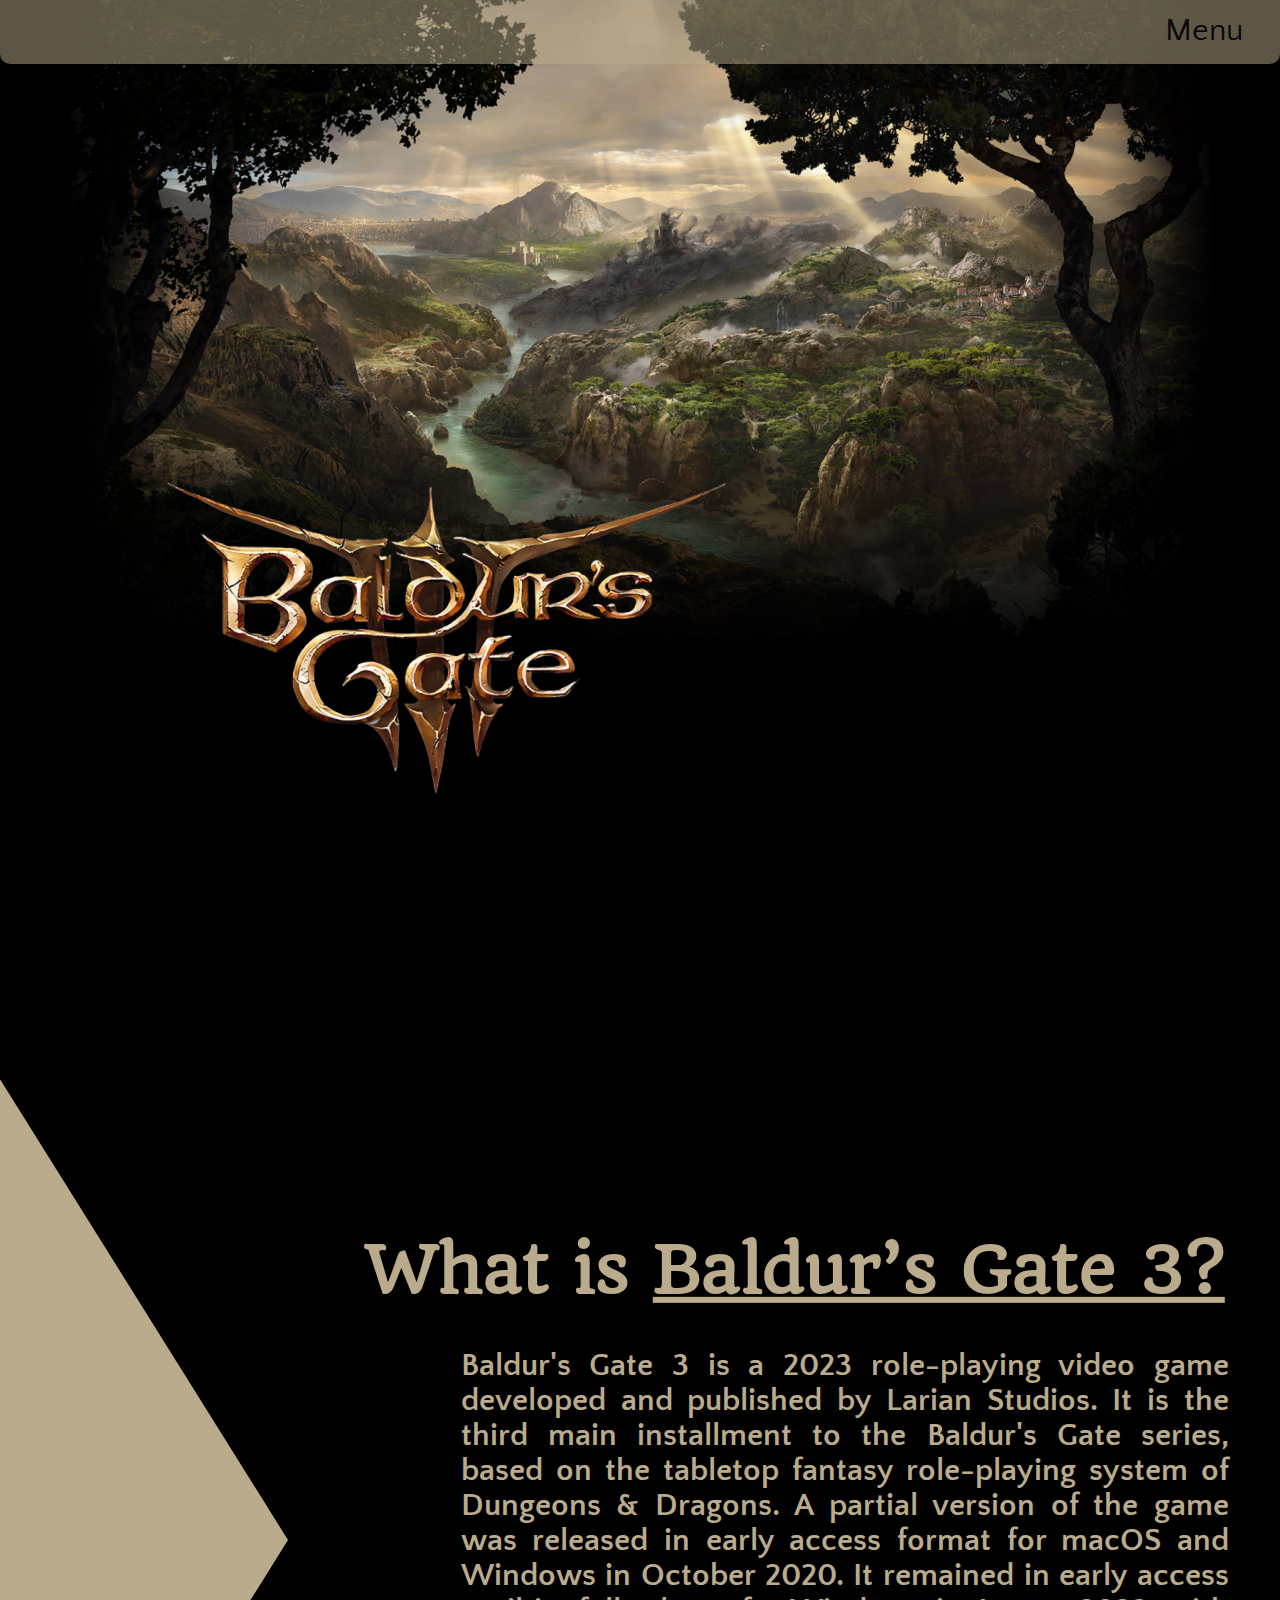
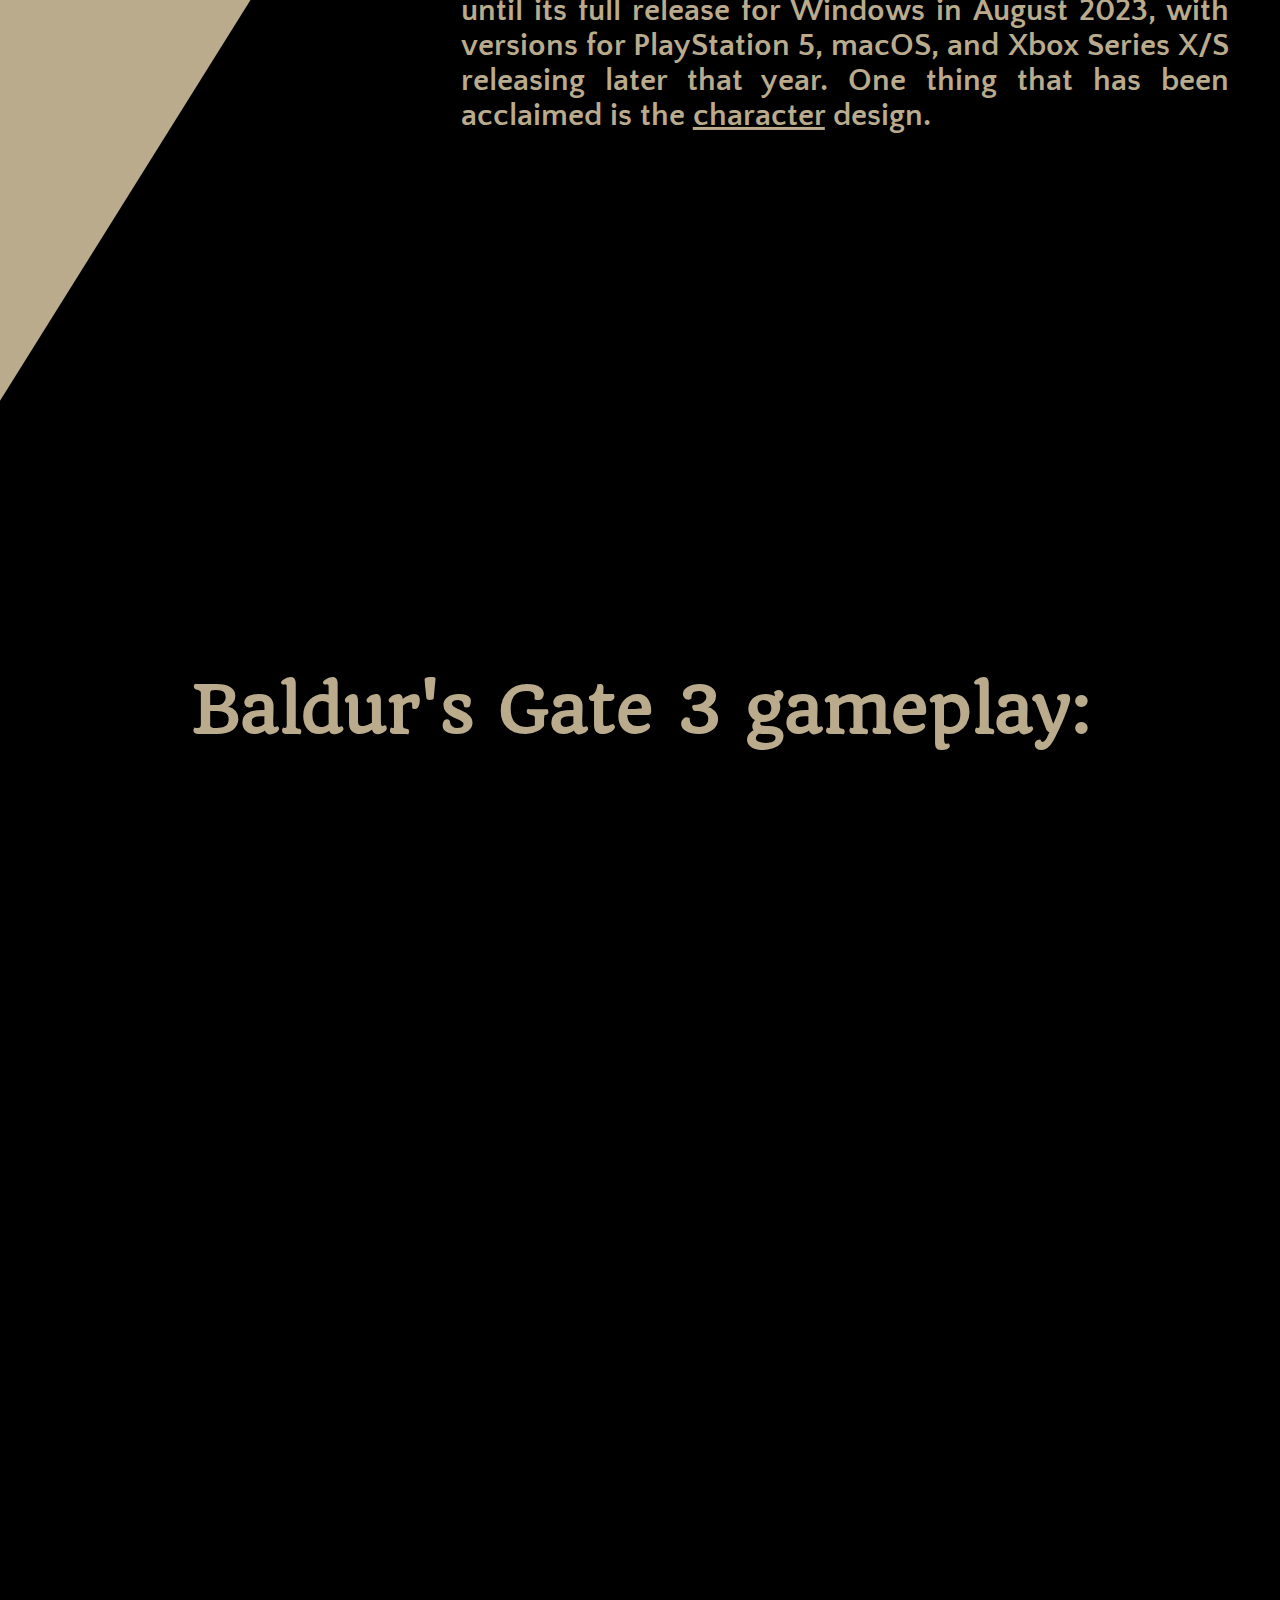
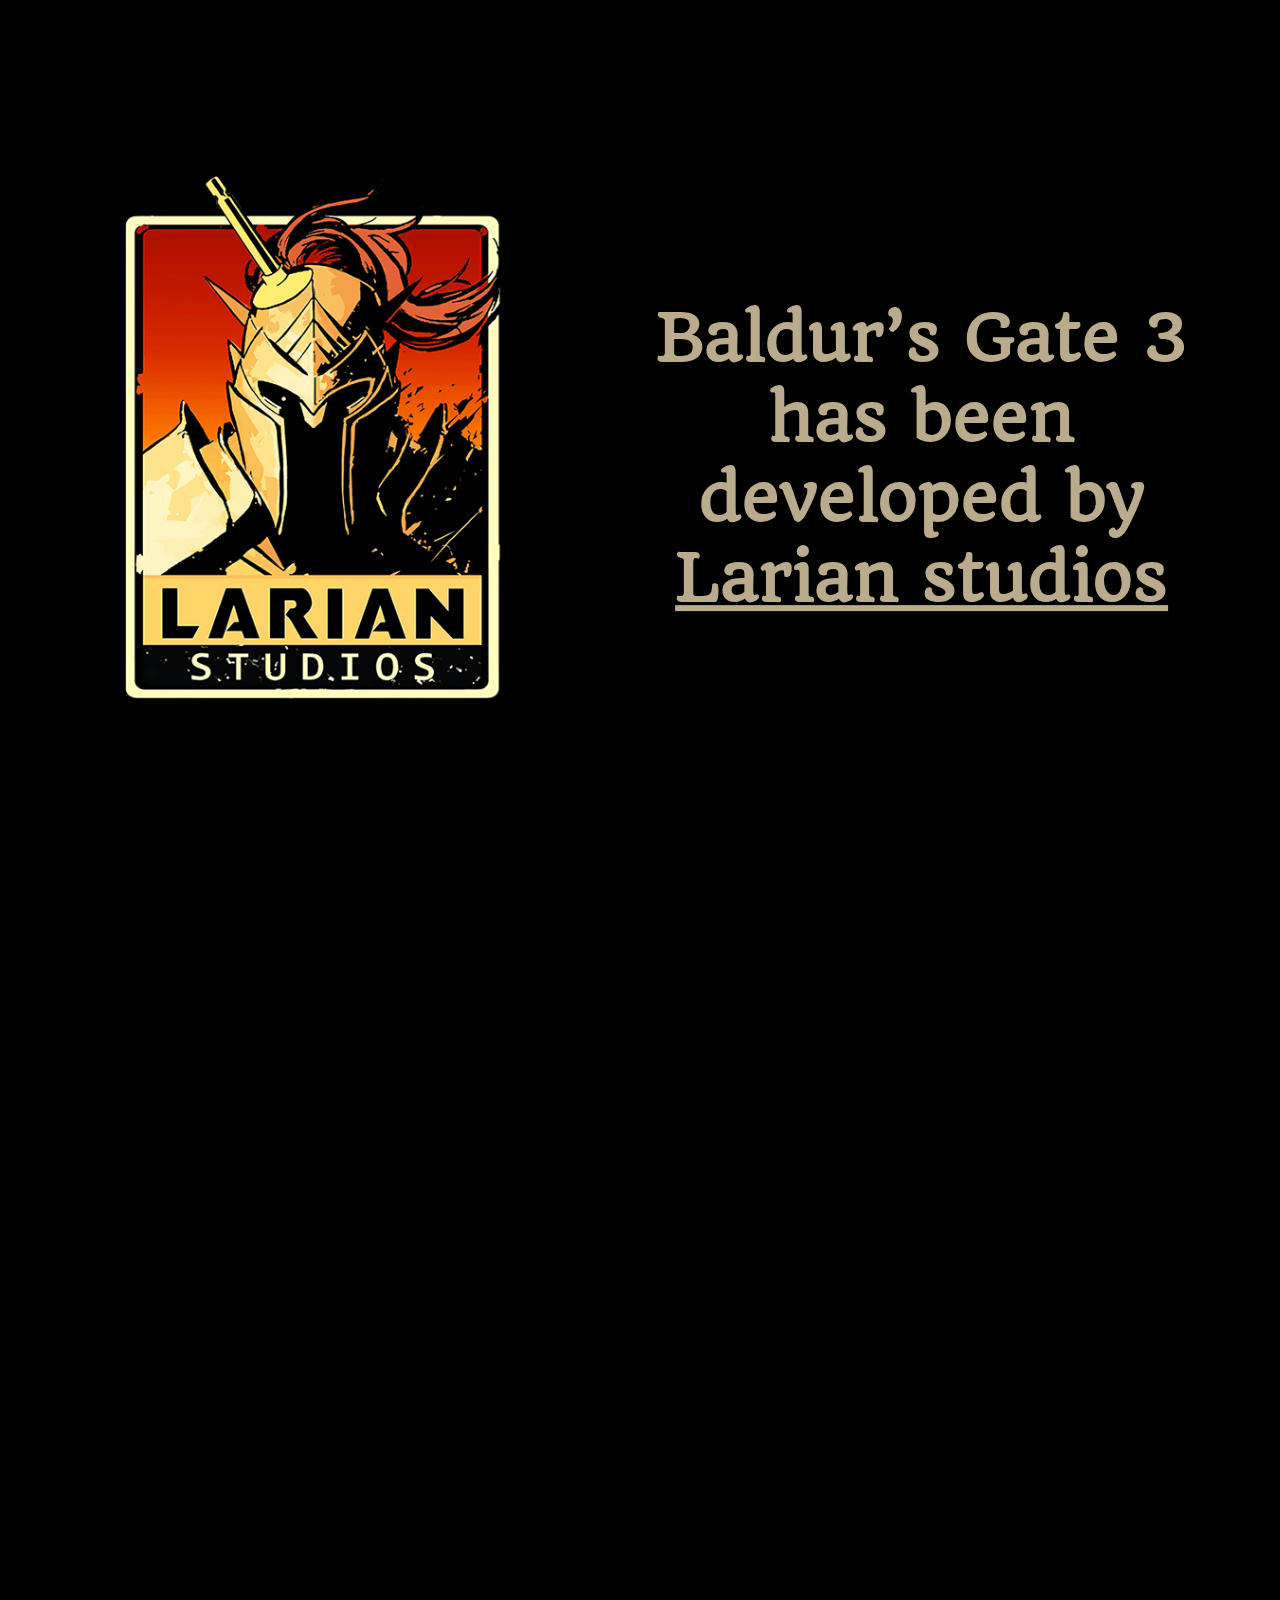
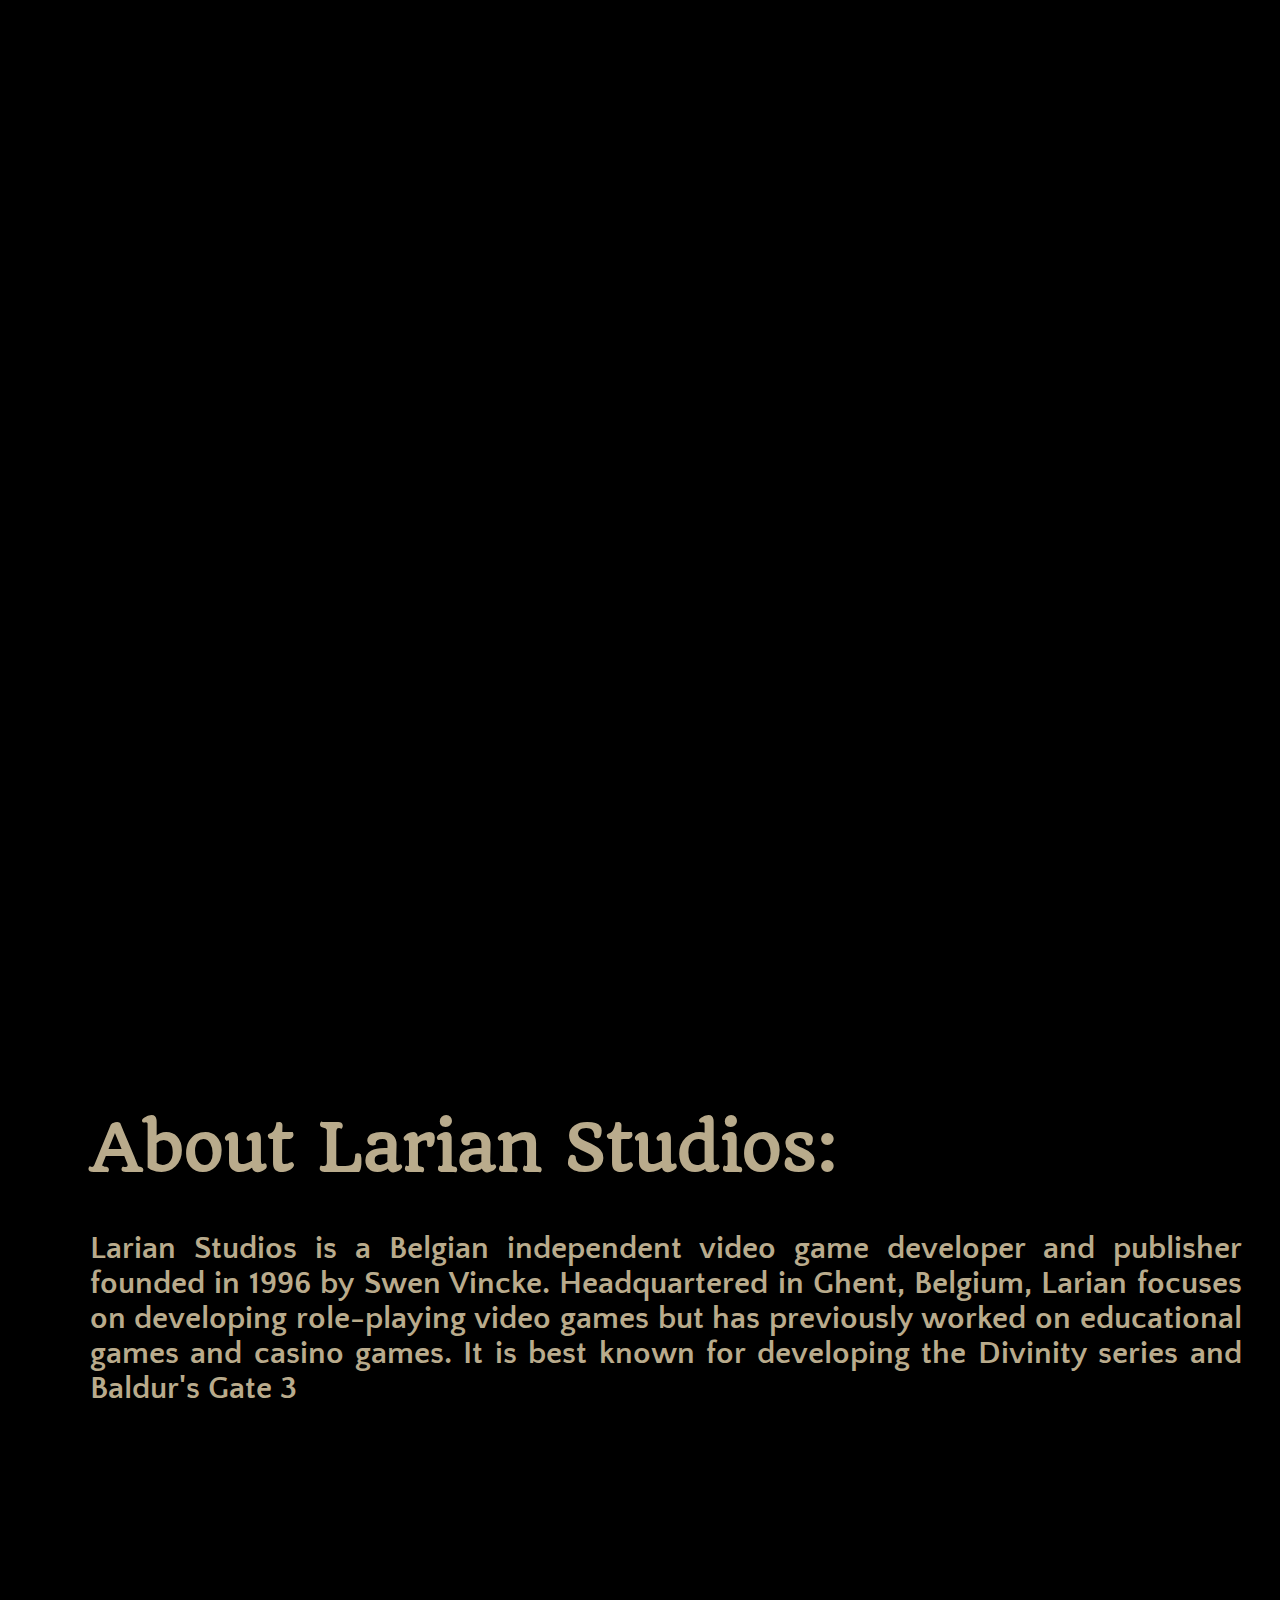
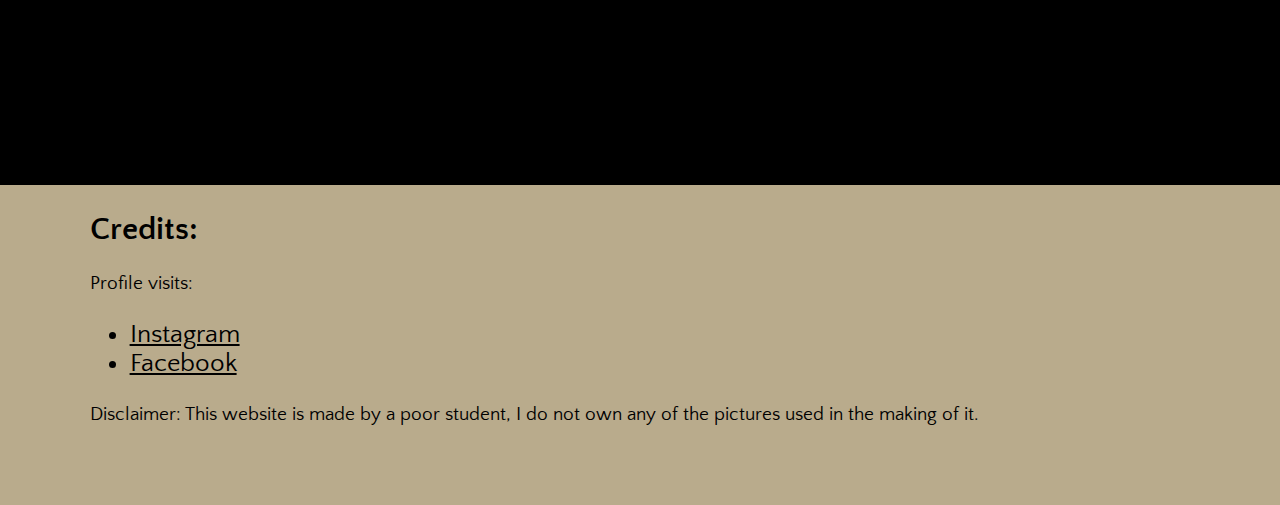
<file: index.html>
<!DOCTYPE html>
<html lang="en">
<head>
	<meta charset="utf-8">
	<meta name="viewport" content="width=device-width, initial-scale=1">
	<title>Baldurs Gate 3</title>
	<link rel="stylesheet" type="text/css" href="cssProiect.css">
	<link href='https://fonts.googleapis.com/css?family=Quando' rel='stylesheet'>
	<link href='https://fonts.googleapis.com/css?family=Quattrocento%20Sans' rel='stylesheet'>
	<script type="text/javascript" src="ScriptProiect.js"></script>
	<!--<script type="text/javascript" src="ScriptLogout.js"></script>-->
	<script type="text/javascript" src="clicks.js"></script>
</head>
<body>
	<header class="menu">
		<div class="dropdown">
			<button class="dropBtn"> Menu </button>
			<div class="dropContent" id="dropContent">
				<a href="#ct">Main</a>
				<a href="#abt">About</a>
				<a href="#gpl">Gameplay</a>
				<a href="#lar">Larian</a>
				<a href="#crd">Credit</a>
				<a href="Login.html" id="login">Login</a>
			</div>	
		</div>
	</header>
	<div class="content" id="ct">
		<div class="main">
			<img src="resurse/backgroundPic.jpg" style="width:100%" alt="background">
			<div class="mainTitle"> 
				<img src="resurse/logo.png" alt="logo">
			</div>
		</div>
		<div class="about" id="abt">
			<div class="aboutTitle">
				<h1>What is <a href="https://en.wikipedia.org/wiki/Baldur%27s_Gate_3"> Baldur’s Gate 3? </a></h1>	
			</div>
			<div class="aboutContent">
				<h2>Baldur's Gate 3 is a 2023 role-playing video game developed and published by Larian Studios. It is the third main installment to the Baldur's Gate series, based on the tabletop fantasy role-playing system of Dungeons & Dragons. A partial version of the game was released in early access format for macOS and Windows in October 2020. It remained in early access until its full release for Windows in August 2023, with versions for PlayStation 5, macOS, and Xbox Series X/S releasing later that year. One thing that has been acclaimed is the <a href="Personaje.html"> character</a> design. 
				</h2>
			</div>
			<!--<div class="transitionRectangle"></div>-->
			<div class="triangle"></div>
		</div>
		<div class="gameplay" id="gpl">
			<div class="gameplayTitle">
				<h1>Baldur's Gate 3 gameplay:</h1>
			</div>
			<div class="gameplayContent">
				<iframe class="responiveIframe" src="https://www.youtube.com/embed/3LcqTKZl7SM?si=yA4F-pOEfmdzUhVO" title="YouTube video player" allow="accelerometer; autoplay; clipboard-write; encrypted-media; gyroscope; picture-in-picture; web-share" referrerpolicy="strict-origin-when-cross-origin" allowfullscreen></iframe>
				<!-- frameborder="0"-->
			</div>
		</div>
		<div class="larian" id="lar">
			<div class="larianTitle">
				<h1>Baldur’s Gate 3 has been developed by <a href="https://larian.com"> Larian studios </a></h1>	
			</div>
			<div class="larianLogo">
				<img src="resurse/larianLogo.png" class= "larianLogo" width="700" height="900" alt="logo2">
			</div>
		</div>
		<div id="toAppend">
		</div>
		<div class="credit" id="crd">
			<div class="creditLarian">
				<h1>About Larian Studios:</h1>
				<h2>Larian Studios is a Belgian independent video game developer and publisher founded in 1996 by Swen Vincke. Headquartered in Ghent, Belgium, Larian focuses on developing role-playing video games but has previously worked on educational games and casino games. It is best known for developing the Divinity series and Baldur's Gate 3</h2>	
			</div>
			<div class="rectangle">
				<div class="rectangleContent">
					<h2>Credits:</h2>
					<p>Profile visits:</p>
					<p id="clicks"></p>
					<ul>
						<li> <a target="_blank" href="https://www.instagram.com/one_salty_kid/" id="insta" onclick="clickCounter()" type="button">Instagram</a> </li>
						<li> <a	target="_blank" href="https://ro-ro.facebook.com/people/Teo-Rosca/pfbid025jMguN4dGbdvLK3zTdbh6cPu6JabcMKNtJAXSqVS3nKchowuUM9VbpqnWrA1CyM4l/" id="fb" onclick="clickCounter()" type="button">Facebook</a> </li>
					</ul>
					<p class="disclaimer">
						Disclaimer: This website is made by a poor student, I do not own any of the pictures used in the making of it. 
					</p>
				</div>
			</div>
		</div>
	</div>
</body>
</html>

<!--<header class="titles"> Baldurs Gate 3 </header>
	<main>
		<nav>Index</nav>
		<article>To be written...</article> 
	</main>-->
</file>
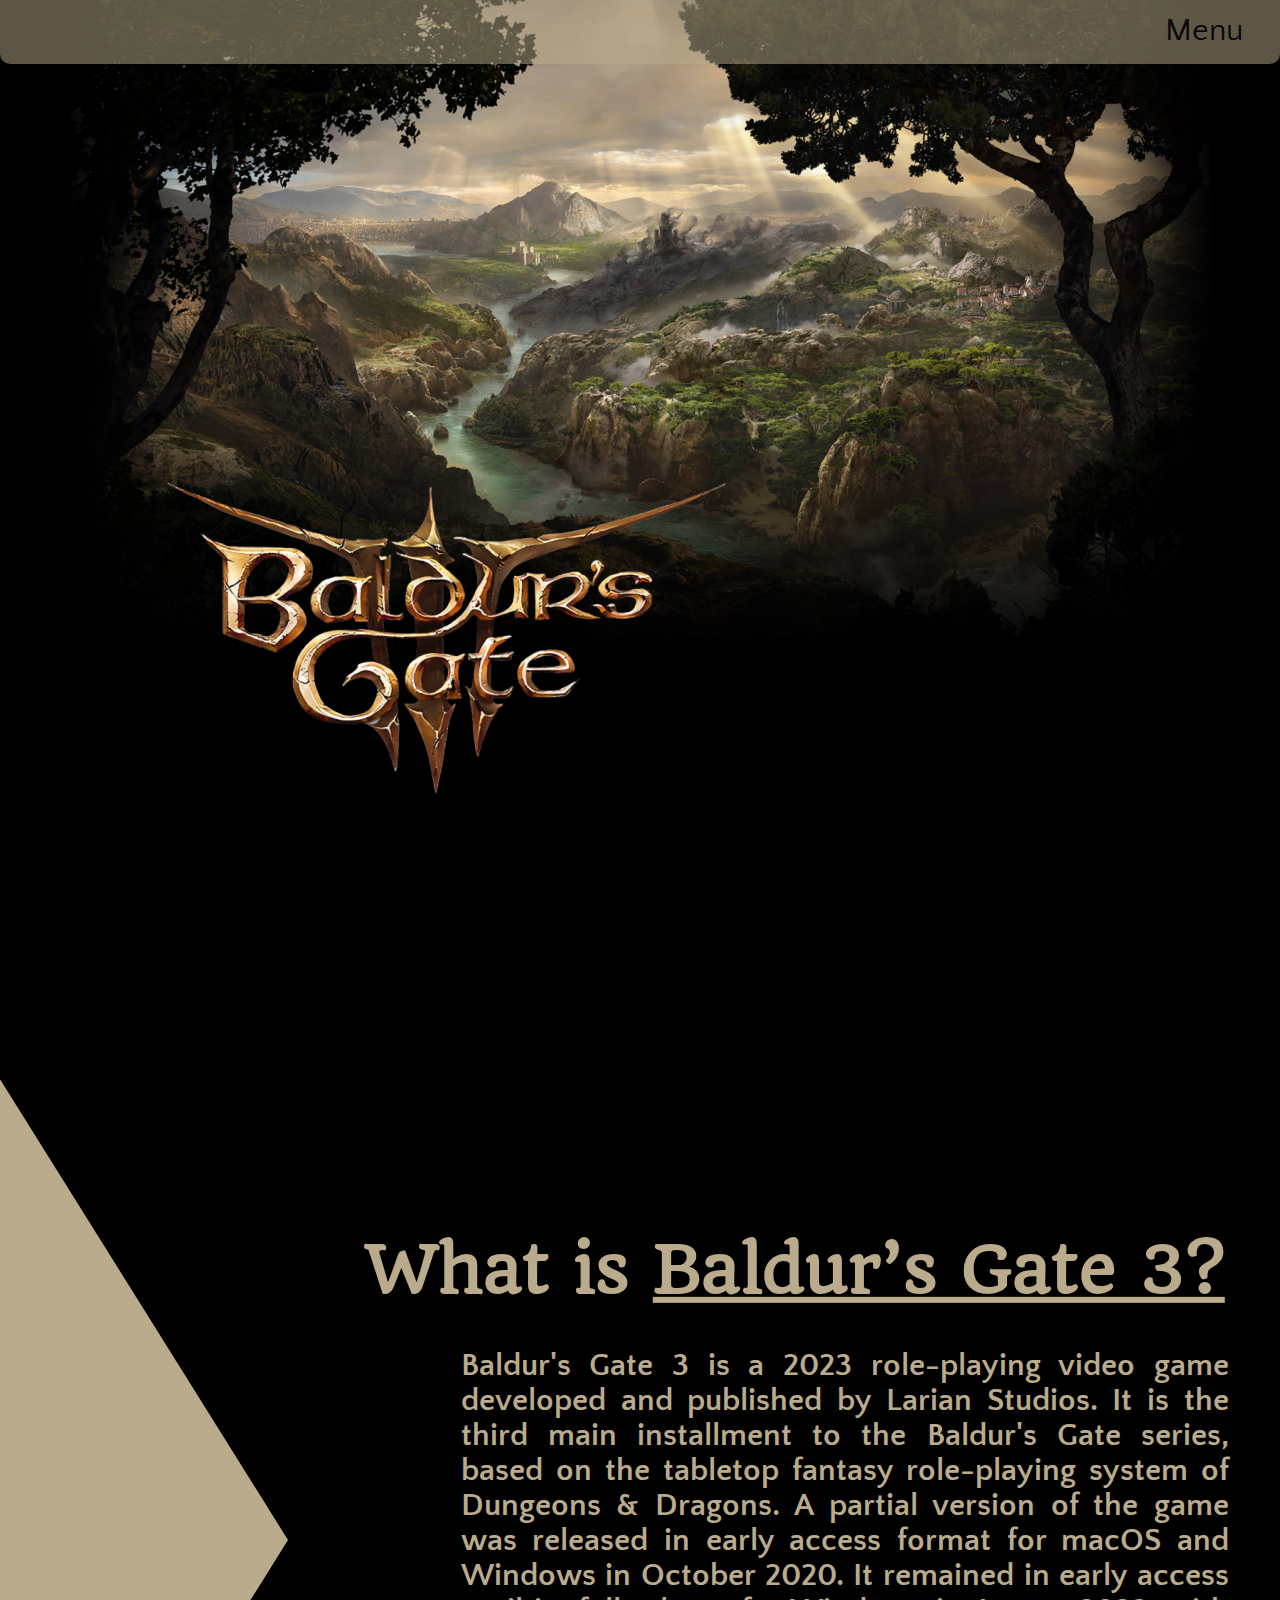
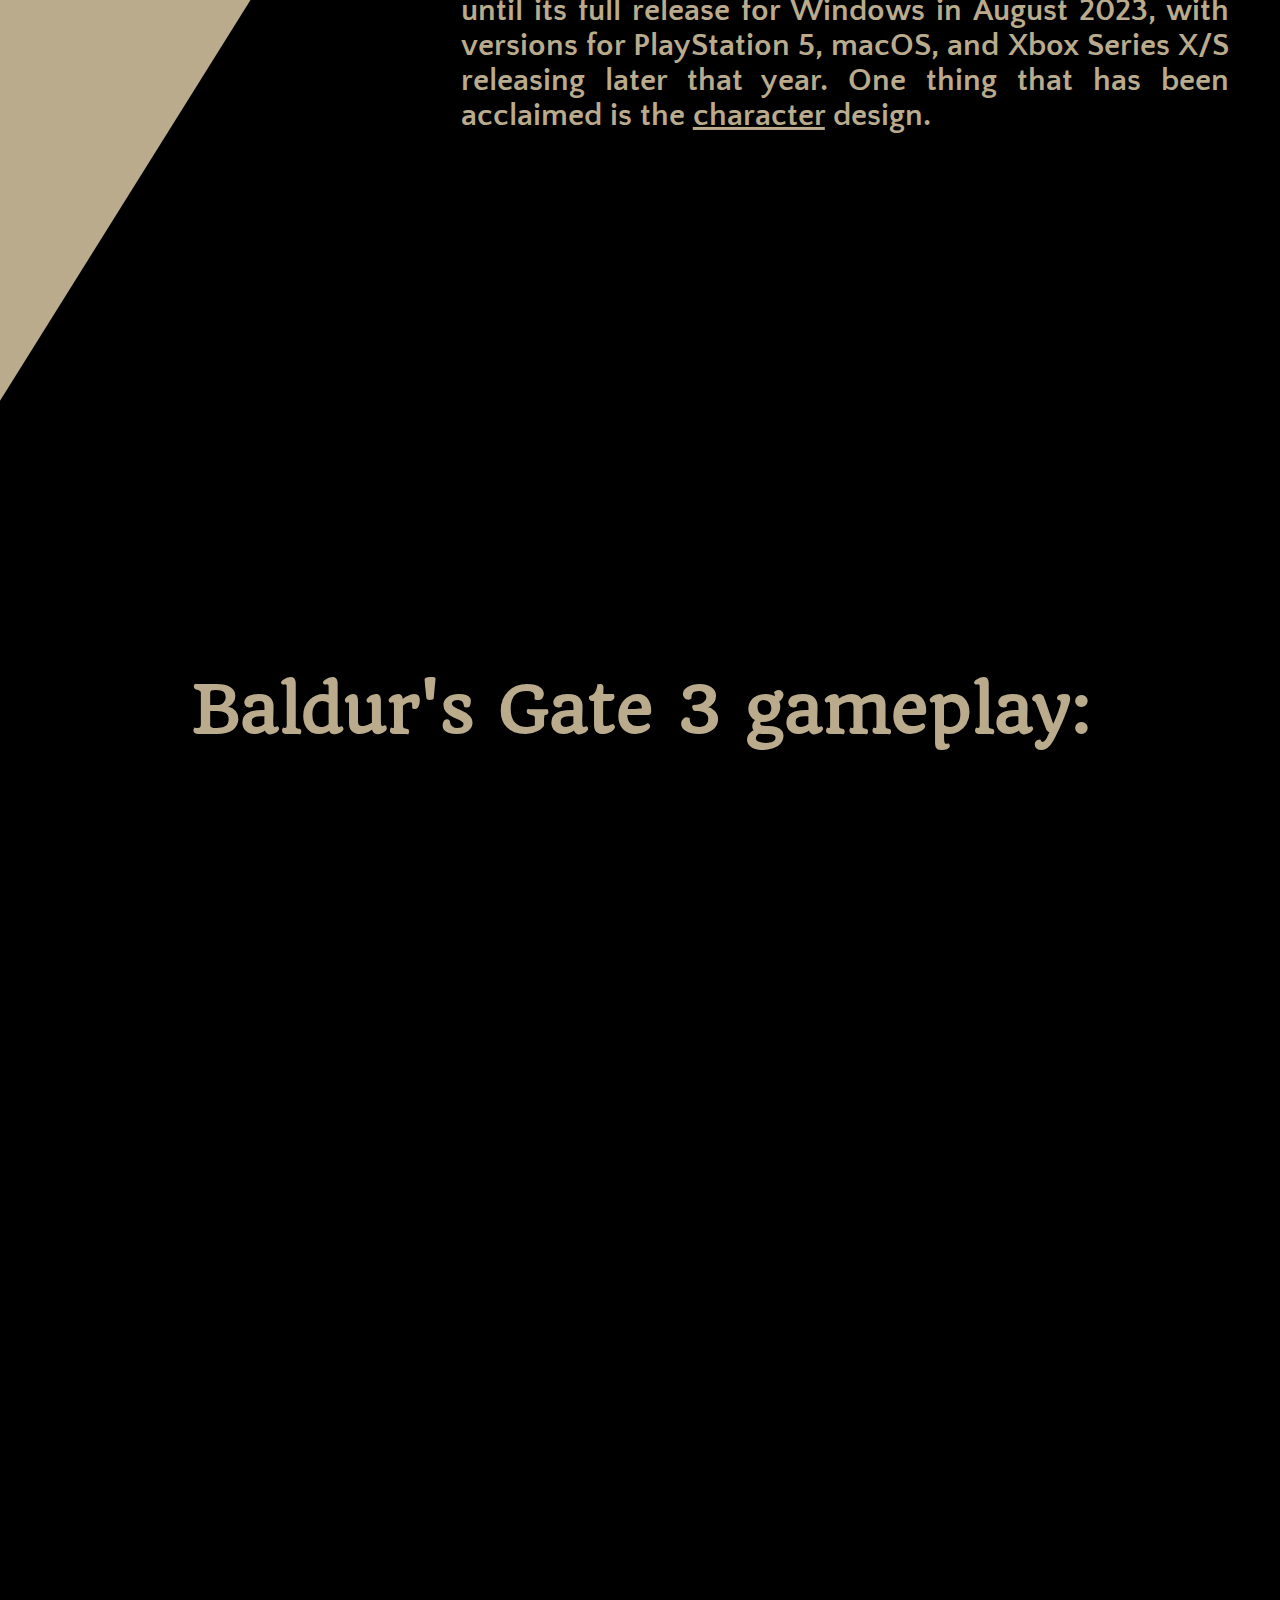
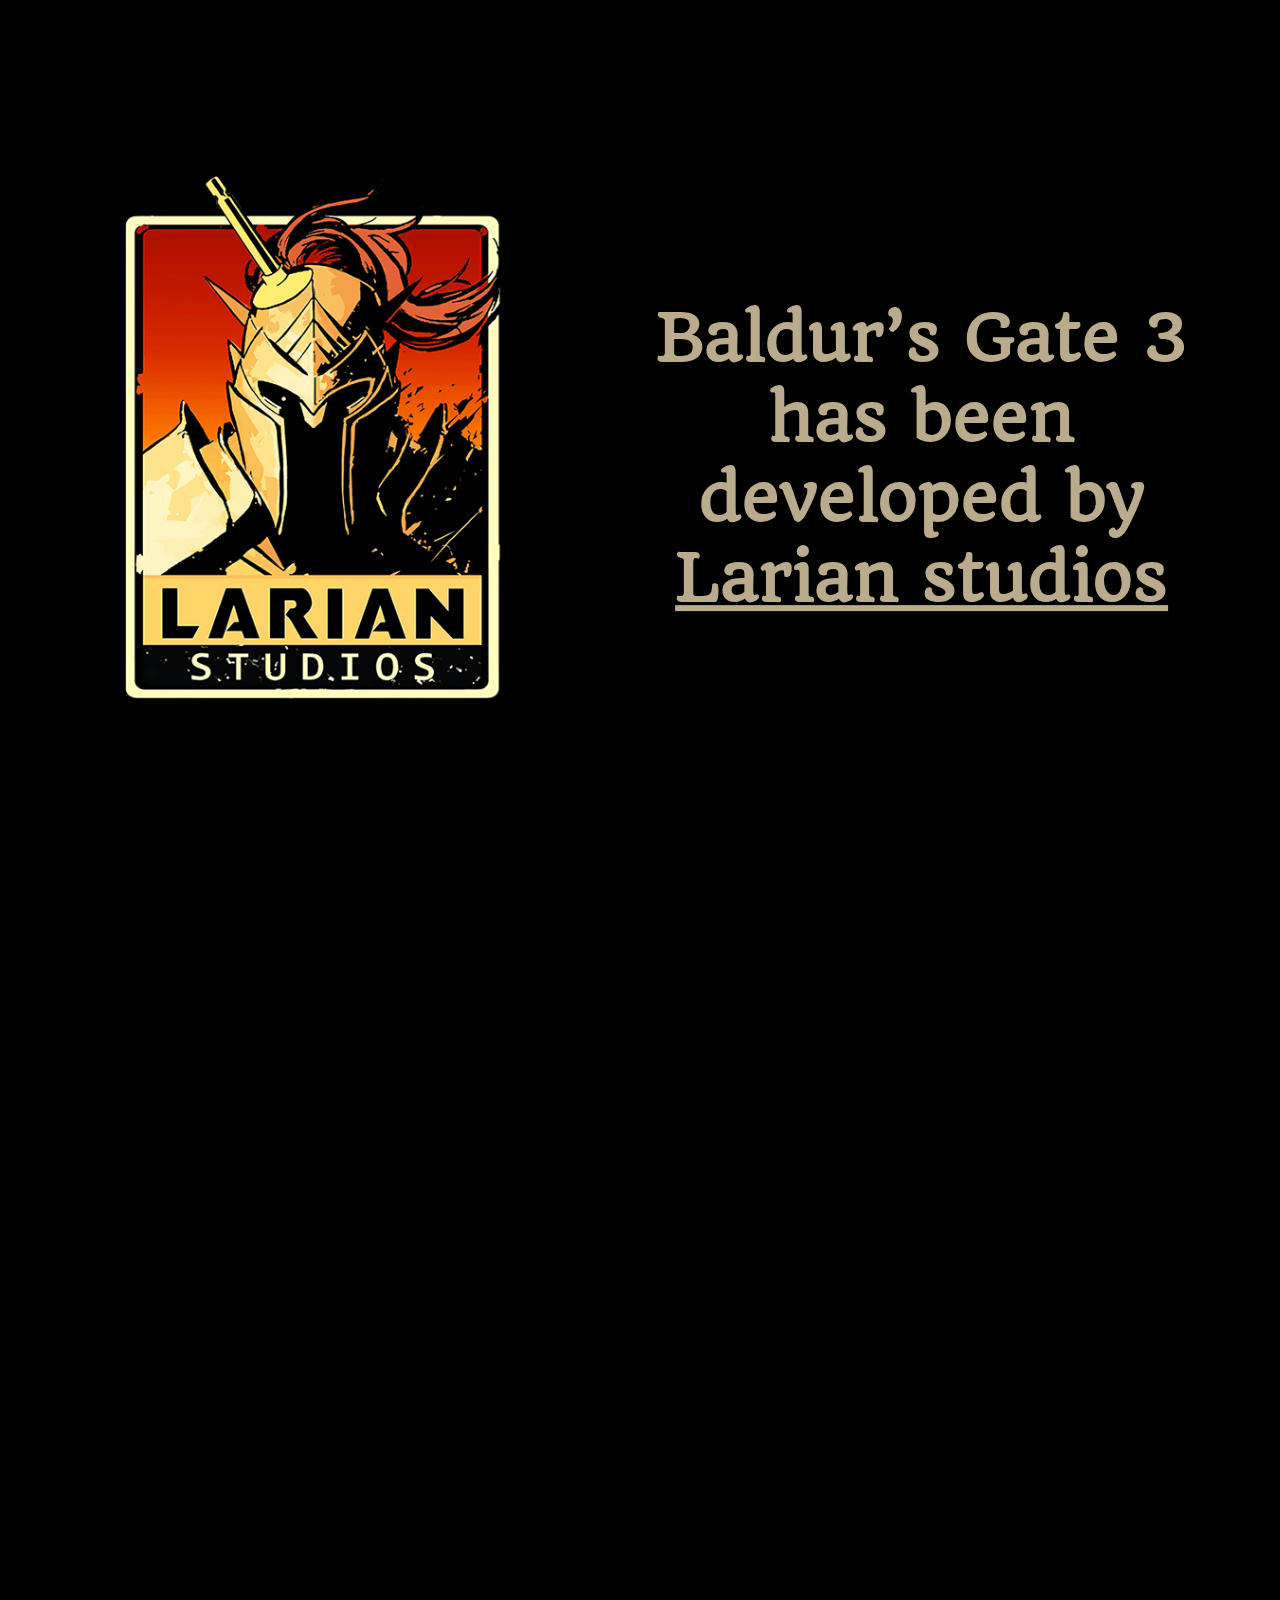
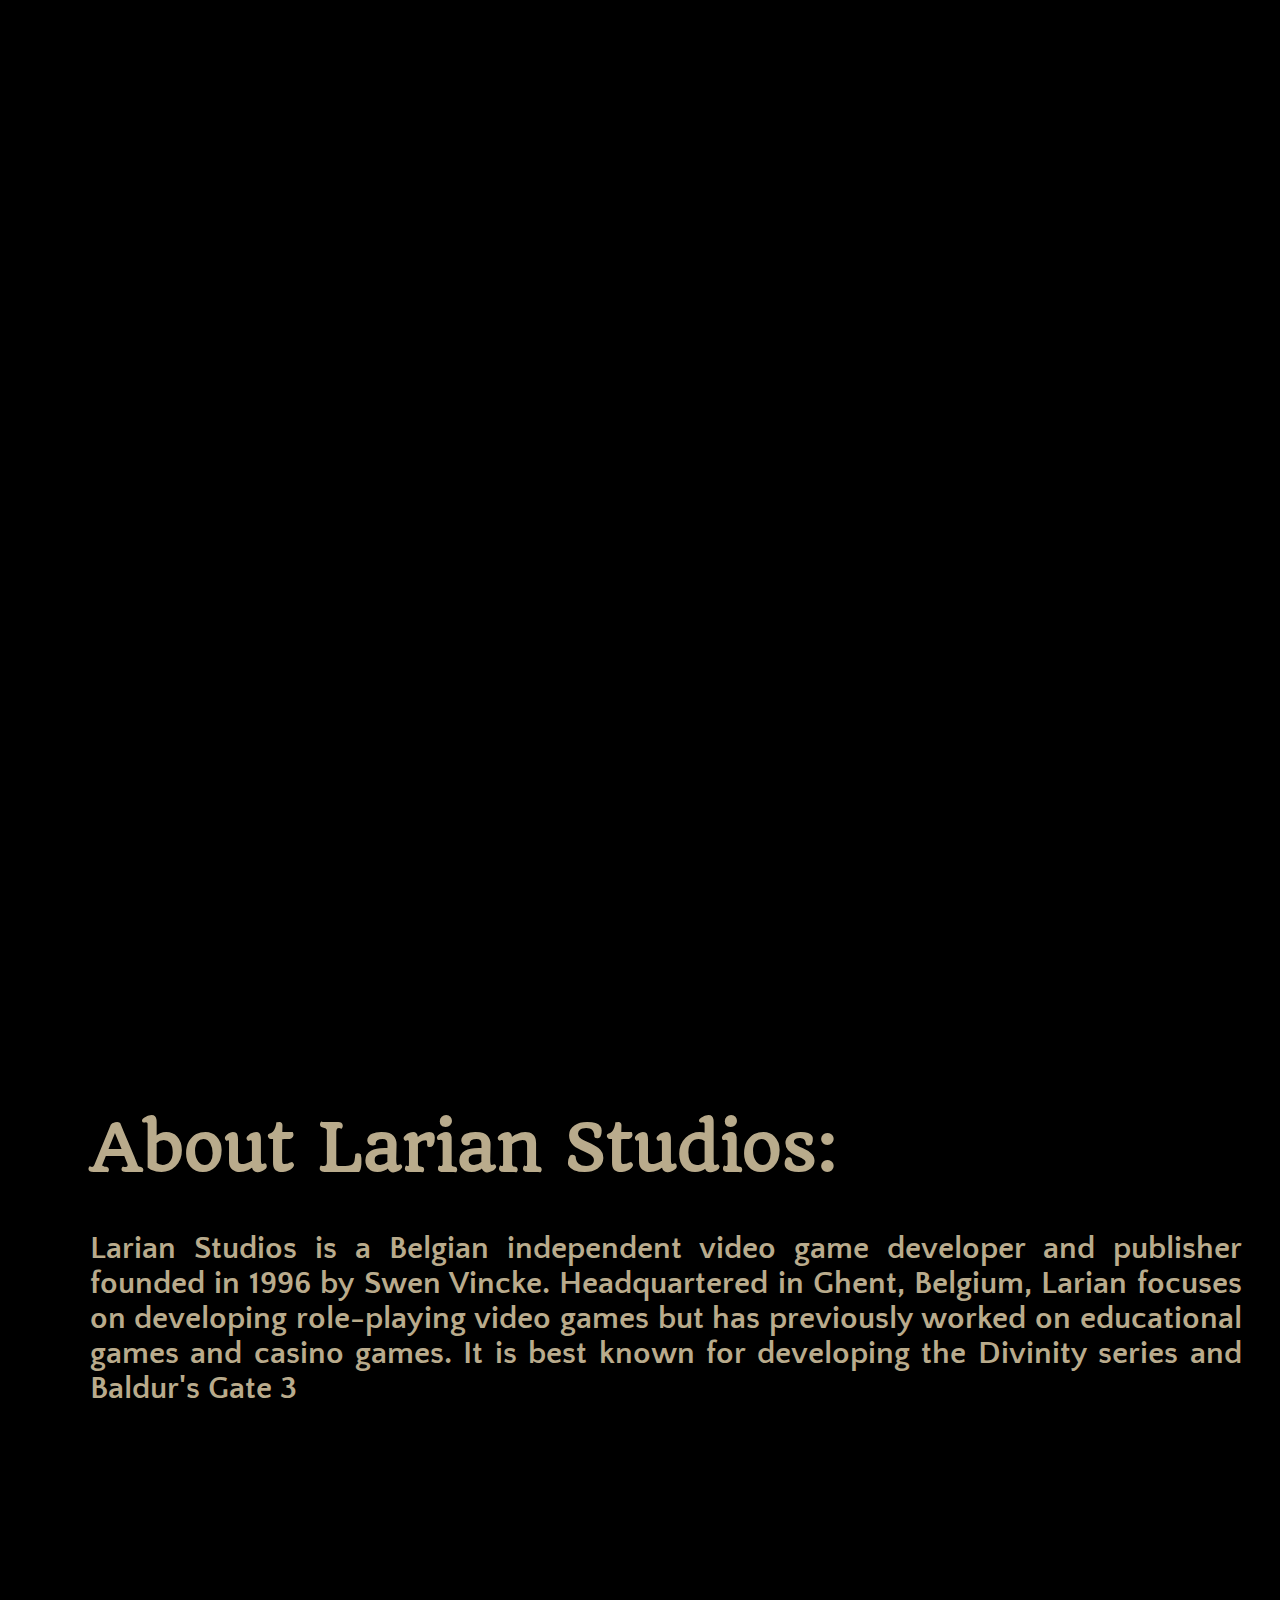
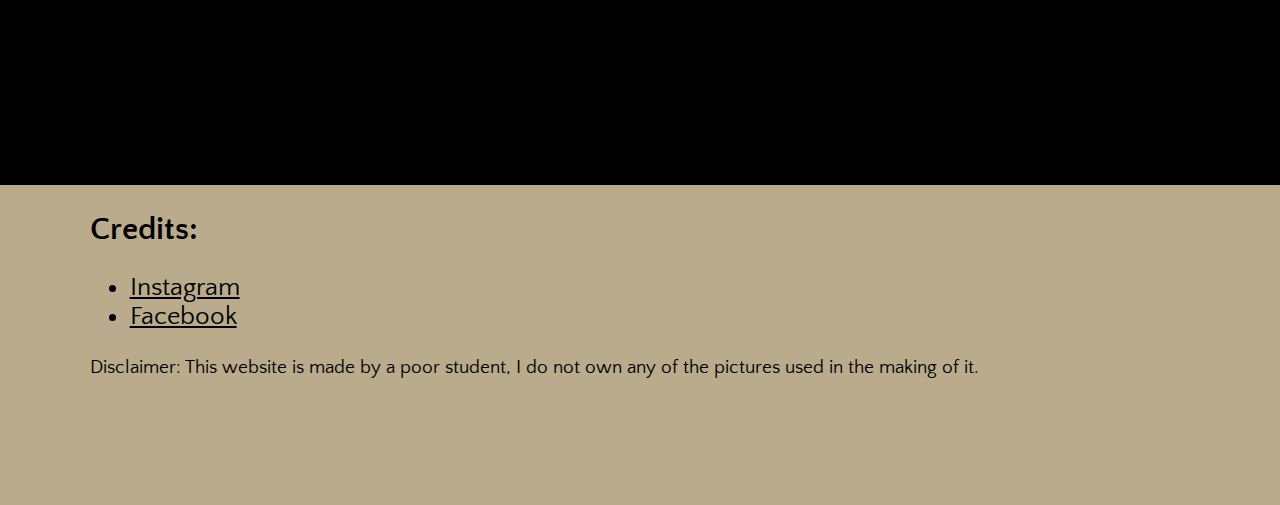
<file: htmlProiect.html>
<!DOCTYPE html>
<html lang="en">
<head>
	<meta charset="utf-8">
	<meta name="viewport" content="width=device-width, initial-scale=1">
	<title>Baldurs Gate 3</title>
	<link rel="stylesheet" type="text/css" href="cssProiect.css">
	<link href='https://fonts.googleapis.com/css?family=Quando' rel='stylesheet'>
	<link href='https://fonts.googleapis.com/css?family=Quattrocento%20Sans' rel='stylesheet'>
	<script type="text/javascript" src="ScriptProiect.js"></script>
</head>
<body>
	<header class="menu">
		<div class="dropdown">
			<button class="dropBtn"> Menu </button>
			<div class="dropContent">
				<a href="#ct">Main</a>
				<a href="#abt">About</a>
				<a href="#gpl">Gameplay</a>
				<a href="#lar">Larian</a>
				<a href="#crd">Credit</a>
			</div>	
		</div>
	</header>
	<div class="content" id="ct">
		<div class="main">
			<img src="resurse/backgroundPic.jpg" style="width:100%" alt="background">
			<div class="mainTitle"> 
				<img src="resurse/logo.png" alt="logo">
			</div>
		</div>
		<div class="about" id="abt">
			<div class="aboutTitle">
				<h1>What is <a href="https://en.wikipedia.org/wiki/Baldur%27s_Gate_3"> Baldur’s Gate 3? </a></h1>	
			</div>
			<div class="aboutContent">
				<h2>Baldur's Gate 3 is a 2023 role-playing video game developed and published by Larian Studios. It is the third main installment to the Baldur's Gate series, based on the tabletop fantasy role-playing system of Dungeons & Dragons. A partial version of the game was released in early access format for macOS and Windows in October 2020. It remained in early access until its full release for Windows in August 2023, with versions for PlayStation 5, macOS, and Xbox Series X/S releasing later that year. One thing that has been acclaimed is the <a href="file:///C:/Users/maiar/Documents/html/Proiect%20Html/Personaje.html"> character</a> design. 
				</h2>
			</div>
			<!--<div class="transitionRectangle"></div>-->
			<div class="triangle"></div>
		</div>
		<div class="gameplay" id="gpl">
			<div class="gameplayTitle">
				<h1>Baldur's Gate 3 gameplay:</h1>
			</div>
			<div class="gameplayContent">
				<iframe class="responiveIframe" src="https://www.youtube.com/embed/3LcqTKZl7SM?si=yA4F-pOEfmdzUhVO" title="YouTube video player" allow="accelerometer; autoplay; clipboard-write; encrypted-media; gyroscope; picture-in-picture; web-share" referrerpolicy="strict-origin-when-cross-origin" allowfullscreen></iframe>
				<!-- frameborder="0"-->
			</div>
		</div>
		<div class="larian" id="lar">
			<div class="larianTitle">
				<h1>Baldur’s Gate 3 has been developed by <a href="https://larian.com"> Larian studios </a></h1>	
			</div>
			<div class="larianLogo">
				<img src="resurse/larianLogo.png" class= "larianLogo" width="700" height="900" alt="logo2">
			</div>
		</div>
		<div id="toAppend">
		</div>
		<div class="credit" id="crd">
			<div class="creditLarian">
				<h1>About Larian Studios:</h1>
				<h2>Larian Studios is a Belgian independent video game developer and publisher founded in 1996 by Swen Vincke. Headquartered in Ghent, Belgium, Larian focuses on developing role-playing video games but has previously worked on educational games and casino games. It is best known for developing the Divinity series and Baldur's Gate 3</h2>	
			</div>
			<div class="rectangle">
				<div class="rectangleContent">
					<h2>Credits:</h2>
					<ul>
						<li> <a href="https://www.instagram.com/one_salty_kid/" id="insta">Instagram</a> </li>
						<li> <a href="https://ro-ro.facebook.com/people/Teo-Rosca/pfbid025jMguN4dGbdvLK3zTdbh6cPu6JabcMKNtJAXSqVS3nKchowuUM9VbpqnWrA1CyM4l/" id="fb">Facebook</a> </li>
					</ul>
					<p class="disclaimer">
						Disclaimer: This website is made by a poor student, I do not own any of the pictures used in the making of it. 
					</p>
				</div>
			</div>
		</div>
	</div>
</body>
</html>

<!--<header class="titles"> Baldurs Gate 3 </header>
	<main>
		<nav>Index</nav>
		<article>To be written...</article> 
	</main>-->
</file>
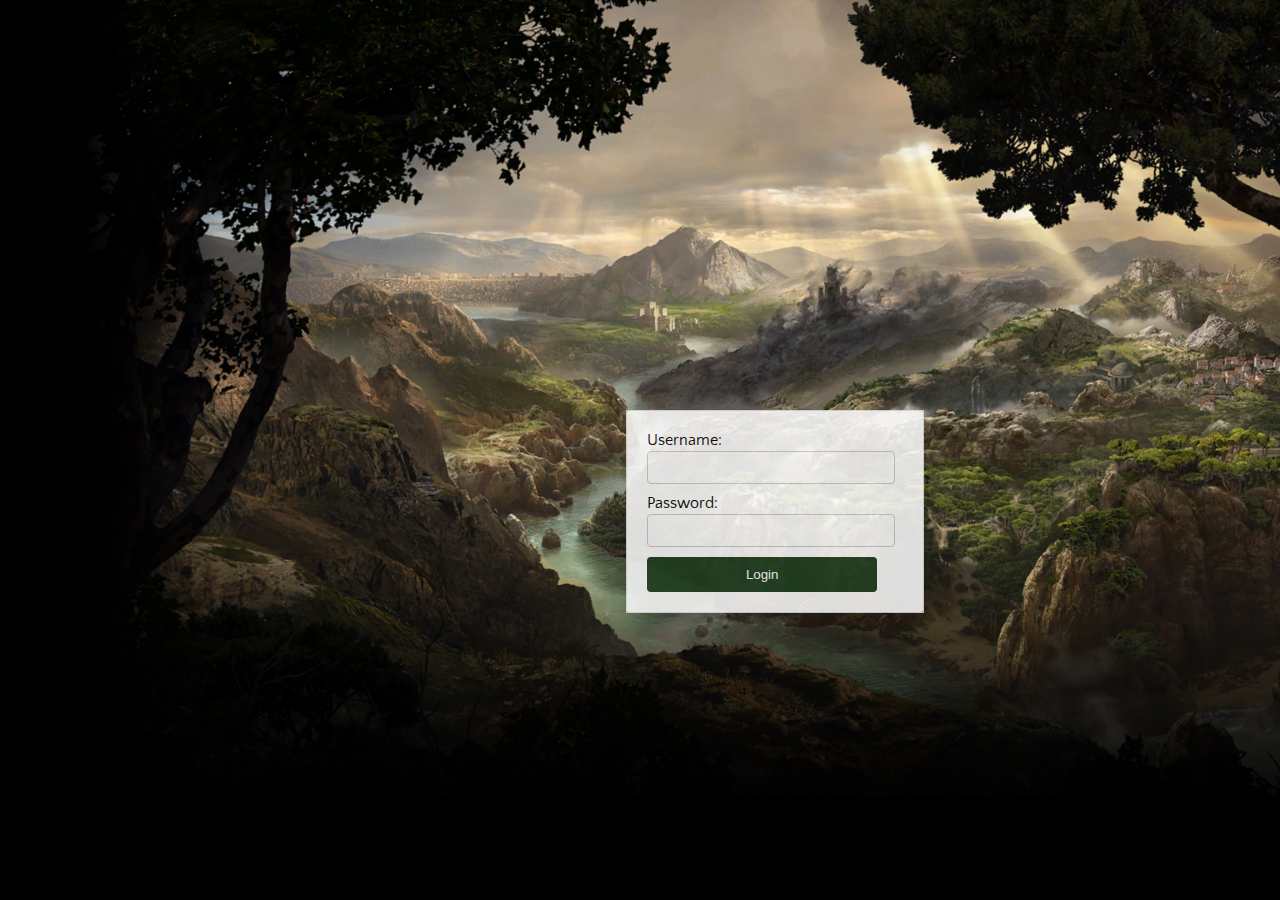
<file: Login.html>
<!DOCTYPE html>
<html lang="en">
<head>
    <meta charset="UTF-8">
    <meta name="viewport" content="width=device-width, initial-scale=1.0">
    <title>Login/Logout Page</title>
    <link rel="stylesheet" href="Login.css">
    <script src="Login.js"></script>
    <link href='https://fonts.googleapis.com/css?family=Quando' rel='stylesheet'>
	<link href='https://fonts.googleapis.com/css?family=Quattrocento%20Sans' rel='stylesheet'>
</head>
<body>
    <div class="background">
        <!--<img src="resurse/backgroundPic.jpg" style="width:100%" alt="background">-->
        <div id="login-form">
            <form id="login" onsubmit="loginUser(event)">
                <label for="username">Username:</label>
                <input type="text" id="username" name="username" required>
                <span id="username-error" class="error"></span>
    
                <label for="password">Password:</label>
                <input type="password" id="password" name="password" required>
                <span id="password-error" class="error"></span>
    
                <button type="submit">Login</button>
            </form>
        </div>
    </div>
</body>
</html>
</file>
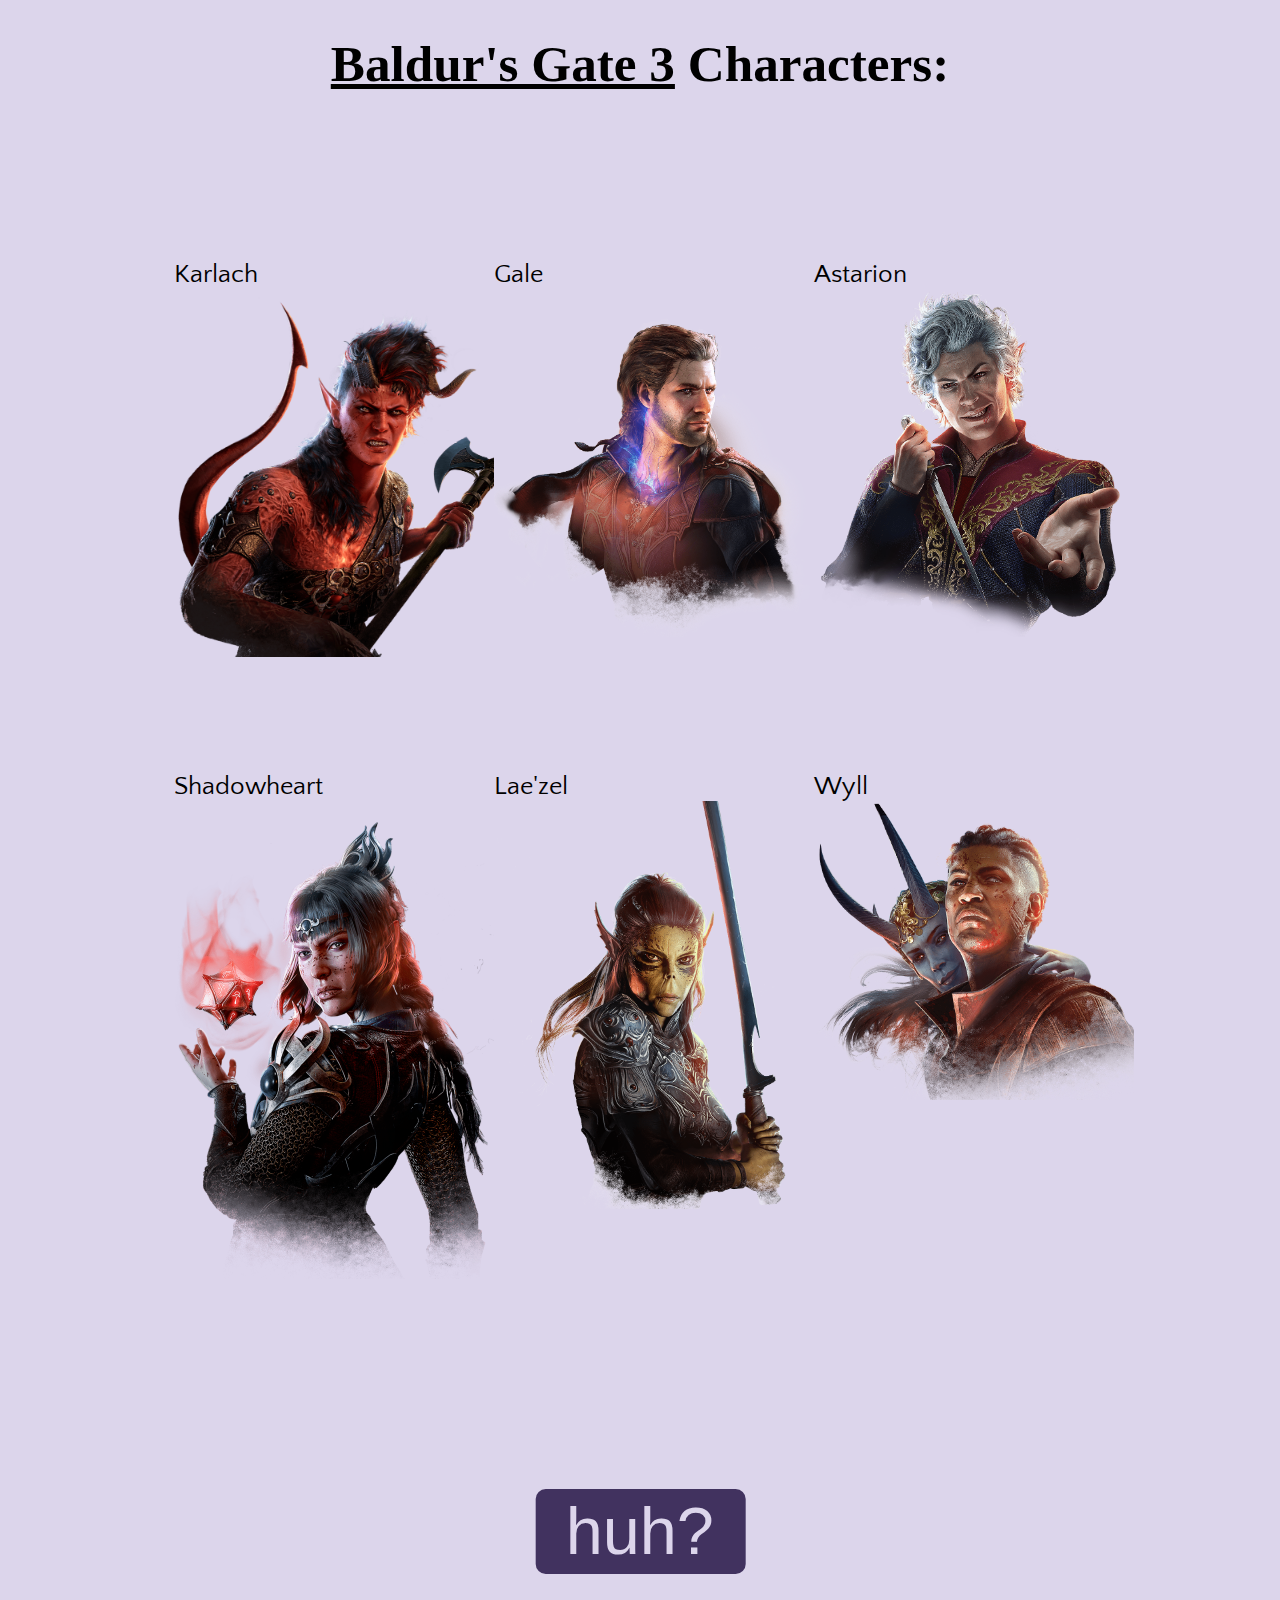
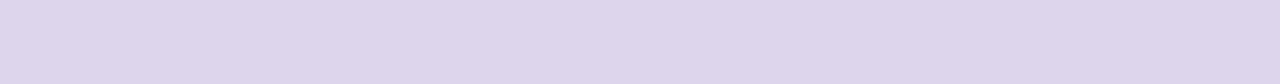
<file: Personaje.html>
<!DOCTYPE html>
<html lang="en">
<head>
	<meta charset="utf-8">
	<meta name="viewport" content="width=device-width, initial-scale=1">
	<link rel="stylesheet" type="text/css" href="Personaje.css">
	<link rel="stylesheet" href="https://fonts.googleapis.com/css?family=Quattrocento%20Sans">
	<script type="text/javascript" src="ScriptPersonaje.js"></script>
	<title>Characters</title>
</head>
<body>
	<h1 id="titlu"> <a href="index.html">Baldur's Gate 3</a> Characters:</h1>
	<div id="wrapper">
		<div class="character">Karlach
			<a href="https://bg3.wiki/wiki/Karlach"><img src="resurse/Karlach.png" width="320" alt="Karlach"></a>
		</div>
		<div class="character">Gale
			<a href="https://bg3.wiki/wiki/Gale"><img src="resurse/Gale.png" width="335" alt="Gale"></a>
		</div>
		<div class="character">Astarion
			<a href="https://bg3.wiki/wiki/Astarion"><img src="resurse/Astarion.png" width="320" alt="Astarion"></a>
		</div>
		<div class="character">Shadowheart
			<a href="https://bg3.wiki/wiki/Shadowheart"><img src="resurse/Shadowheart.png" width="320" alt="Shadowheart"></a>
		</div>
		<div class="character">Lae'zel
			<a href="https://bg3.wiki/wiki/Lae'zel"><img src="resurse/Lae'zel.png" width="320" alt="Lae'zel"></a> 
		</div>
		<div class="character">Wyll
			<a href="https://bg3.wiki/wiki/Wyll">
			<img src="resurse/Wyll.png" width="320" alt="Wyll"></a>
		</div>
	</div>
	<div id="container">
		<button onclick="startChangingBackground()" id="myBtn">huh?</button>	
	</div>
</body>
</html>
</file>
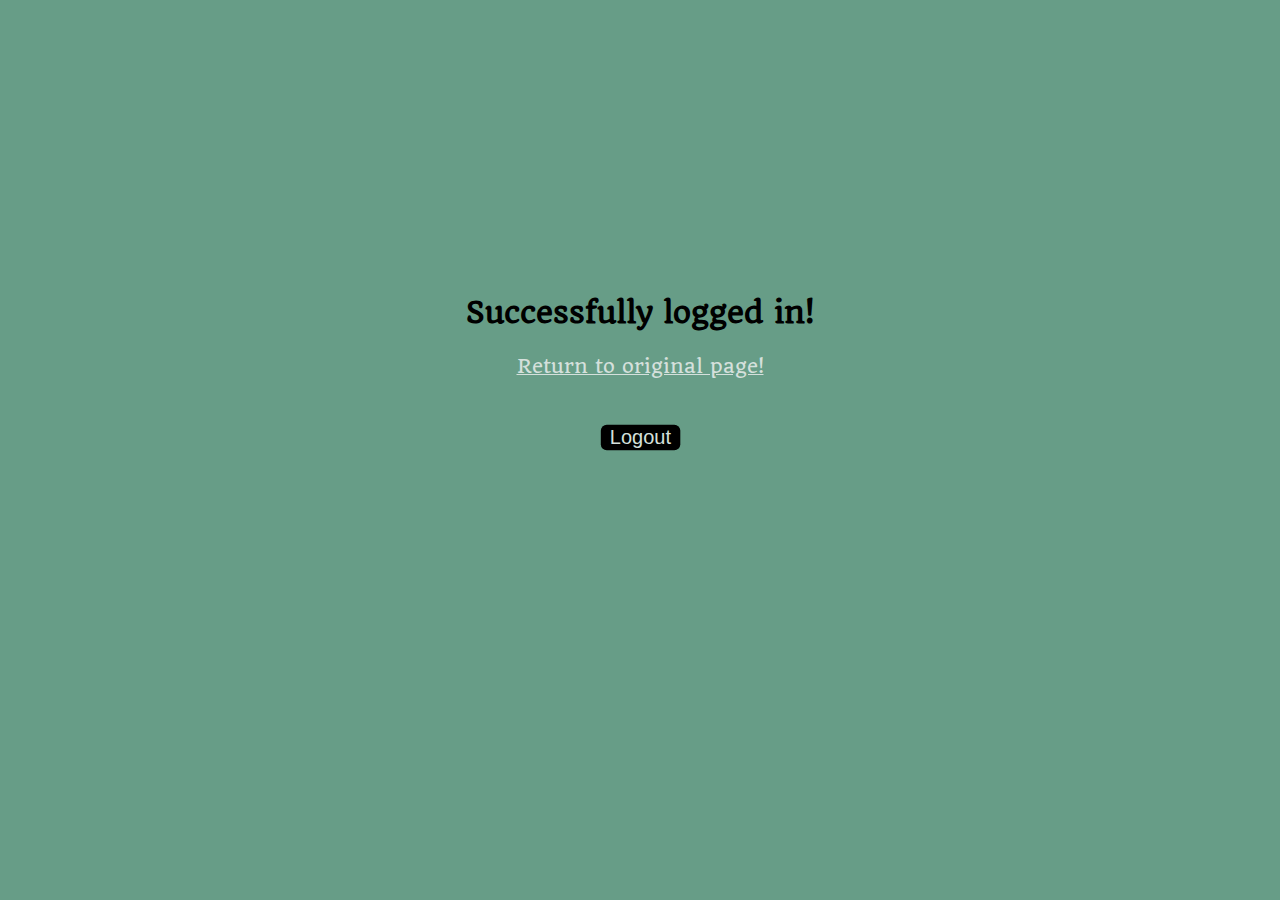
<file: requests.html>
<!DOCTYPE html>
<html lang="en">
    <head>
        <meta charset="UTF-8">
        <meta name="viewport" content="width=device-width, initial-scale=1.0">
        <title>Requests Page</title>
        <link href='https://fonts.googleapis.com/css?family=Quando' rel='stylesheet'>
        <link rel="stylesheet" href="requests.css">
        <script type="text/javascript" src="requests.js"></script>
    </head>
    <body>
        <div>
            <h2>Successfully logged in!</h2>
            <a href ="index.html">Return to original page!</a>
        </div>
        <div>
            <button onclick="logout()">Logout</button>
        </div>
    </body>
</html>
</file>
<file: cssProiect.css>
body {
  font-weight: 400;
  font-style: normal;
  background-color: #000000;
  color: #b9ab8c;
  margin: 0;
}

.menu{
  position: fixed;
  height: 5vw;
  width: 100%;
  background-color: #b9ab8c;
  z-index: 101;
  opacity: 0.5;
  border-radius: 0 0 10px 10px;
}


.dropdown{
  position: relative;
  display: inline-block;
  font-family: "Quattrocento Sans";
  left: 90%;
}

.dropBtn{
  background-color: #b9ab8c;
  color: #000;
  padding: 1vw;
  font-size: 2.5vw;
  border: none;
  cursor: pointer;
  opacity: 0.9;
}

.dropContent{
  display: none;
  position: absolute;
  background-color: #000;
  min-width: 10vw;
  box-shadow: 0px 8px 16px 0px rgba(0,0,0,0.2);
  z-index: 1;
}

/*link-uri din dropdw*/
.dropContent a{
  color: #fff;
  padding: 0.5vw 0.5vw;
  text-decoration: none;
  display: block;
}

/*culoare pe hover*/
.dropContent a:hover {
  background-color: #000;
  color: #b9ab8c;
}

/*show*/
.dropdown:hover .dropContent{
  display: block;
}

.dropdown:hover .dropBtn{
  background-color: #000;
  color: #b9ab8c
}


.content{
  width: 100%;
  height: 100vh;
}

.main{
  position: relative;
  text-align: center;
  color: white;
  background-color: #000000;
  width: 100vw;
  height: 100vh;
}

.backgroundLogo{
  height: 20vw;
  width: 40vw;
} 

.mainTitle{
  position: absolute;
  left: 10%;
  top: 50%;
  height: 20vw;
  width: 40vw;
  transition: 
    width 2s,
    height 2s,
    rotate 2s;
}

.mainTitle:hover{
  width: 20vw;
  height: 20vw;
  rotate: 360deg;
}

.about {
  position: relative;
  width: 100%;
  height: 100vw;
  /* color: #b9ab8c; */
  text-align: center;
  text-align: justify;
  text-justify: inter-word;
}

.aboutTitle{
  position: absolute;
  left: 60%;
  top: 25%;
  transform: translate(-45%, -20%);
  width: 70%;
}

.aboutContent{
  position: absolute;
  left:60%;
  top: 50%;
  transform: translate(-40%, -50%);
  width: 60%;
}

.gameplay{
  position: relative;
  width: 100%;
  height: 100vh;
  /* color: #b9ab8c; */
}
.larian{
  position: relative;
  width: 100%;
  height: 100vh;
  /* color: #b9ab8c; */
  padding: 10%;
  text-align: center;
}

.credit{
  position: relative;
  width: 100%;
  height: 80vh;
  /* color: #b9ab8c; */
  padding: 7%;
}

.creditLarian{
  width: 90%;
  text-align: justify;
}

.triangle{
  position: absolute;
  top: 50%;
  left: 10%;
  transform: translate(-50%, -50%);
  width: 0;
  height: 0;
  border-top: 40vw solid transparent;
  border-left: 25vw solid #b9ab8c;
  border-bottom: 40vw solid transparent;
  transition: width 5s linear;
}

.triangle:hover{
  width: 100vw;
}

/*.transitionRectangle{
  position: absolute;
  height: 100vw;
  width: 90vw;
  background-color: #b9ab8c;
  left: -100%;
  transition: width 3s linear;
}*/

.gameplayTitle{
  position: absolute;
  left: 55%;
  top: 20%;
  transform: translate(-50%, -80%);
  width: 80%;
}

.gameplayContent{
  position: absolute;
  top: 20%;
  left: 13%;
  width: 70%;
  height: 70%;
  border: 0;
}

iframe{
  position: absolute;
  top: 0;
  bottom: 0;
  left: 0;
  width: 75vw;
  height: 45vw;
  border: 0;
}

.larianTitle{
  position: absolute;
  top: 50%;
  left: 60%;
  transform: translate(-50%, -50%);
  width: 40%;
}

.larianLogo{
  position: absolute;
  height: 41vw;
  width: 31vw;
  left: 10%;
  top: 30%;
  transform: translate(-10%, -20%);
}

.btnTitle{
  display: flex;
  justify-content: center;
  align-items: center;
  transform: scale(700%);
  /* color: #ccb998; */
  border: #000;
  padding: 10%;
}

.aboutLarian{
  position: absolute;
  width: 70%;
  padding: 8%;
}

.rectangle{
  position: absolute;
  height: 25vw;
  width: 100vw;
  background-color: #b9ab8c;
  top: 90%;
  left: 0%;
  color: #000;
  animation-name: expand;
  animation-duration: 4s;
  animation-iteration-count: infinite;
  animation-timing-function: ease;
}

.rectangleContent{
  position: absolute;
  width: 100vw;
  left: 7%;
  color: #000;
}

@keyframes expand{
  0% {background-color: #b9ab8c; top: 850px}
  25% {background-color: #d23a08; top: 800px}
  50% {background-color: #b25146; top: 700px}
  75% {background-color: #cea973; top: 800px}
  100% {background-color: #ccb998; top: 850px}
}

.disclaimer{
  color: #000;
  font-family: "Quattrocento Sans";
  font-size: 1.5vw;
}

#insta{
  color: #000;
}

#insa:hover{
  color: purple;
}

#fb{
  color: #000;
}

#fb:hover{
  color: purple;
}

a:nth-of-type(n){
  color: #b9ab8c;
}

a:hover{
  color: #b25146;
}

h1{
  font-family: "Quando", serif;
  font-size: 5vw;
}

h2{
  font-family: "Quando", serif;
  font-size: 2.5vw;
}

h2:nth-of-type(n){
  font-family: "Quattrocento Sans";
}

ul{
  font-family: "Quattrocento Sans";
  font-size: 2vw;
}

article{
  font-family: "Quattrocento Sans";
  font-size: 2.5vw;
}

/* div{
  /* color: #b9ab8c;
}*/

button{
  font-family: "Quattrocento Sans";
  color: #000000;
  /* background-color: #b9ab8c; */
}

canvas{
  display: flex;
  justify-content: center;
  align-items: center;
}

p{
  font-family: "Quattrocento Sans";
  font-size: 1.5vw;
  margin: 0;
}
</file>
<file: Login.css>
body {
    font-family: "Quattrocento Sans";
    margin: 50px;
    background-color: black;
    background-image: url("/resurse/backgroundPic.jpg");
    background-attachment: fixed;
    background-repeat: no-repeat;
    background-size: cover;   
}

h2 {
    text-align: center;
}

#login-form {
    position: absolute;
    top: 50%;
    left: 50%;
    background-color: white;
    border-radius: 5px;
    opacity: 0.85;
}

form {
    max-width: 600px;
    width: 20vw;
    margin: auto;
    padding: 20px;
    border: 1px solid #ddd;
}

label {
    display: block;
    margin-bottom: 2px;
}

input {
    width: 90%;
    padding: 8px;
    margin-bottom: 10px;
    border-radius: 4px;
    border: 1px solid #ccc;
}

button {
    width: 90%;
    padding: 10px;
    background-color: #204022;
    color: white;
    border: none;
    border-radius: 4px;
    cursor: pointer;
}

button:hover {
    background-color: #45a049;
}

.error {
    color: red;
    font-size: 0.9em;
}

.background{
    position: relative;
    width: 90vw;
    height: 80vh;
    top: 0vh;
    margin-top: 0vh;
}
</file>
<file: Personaje.css>
body{
	background-color: #dcd5eb;
	font-size: 2vw;
	font-family: "Quattrocento Sans";
	text-align: justify;
}

#wrapper{
	margin: 3vw;
	padding: 10vw;
	display: grid;
	grid-template-columns: 20vw 20vw 20vw;
	grid-template-rows: 35vw 35vw;
	grid-gap: 5vw;
}

#wrapper > div{
	color: black;
	border-radius: 10px 10px 10px 10px;
	background-size: cover;
}

a:nth-of-type(1){
	color: black;
}

a:nth-of-type(1):hover{
	color: #624a93;
}

#titlu{
	text-align: center;
}

.character{
	cursor: pointer;
}

.character:hover{
	transform: scale(1.5);
}

@media screen and (max-width: 1200px){
	#wrapper{
		padding: 6vw;
		display: grid;
		grid-template-columns: 40vw 40vw;
		grid-template-rows: auto;
		grid-gap: 2vw;
	}
}

@media screen and (max-width: 800px){
	#wrapper{
		padding: 6vw;
		display: grid;
		grid-template-columns: 55vw;
		grid-gap: 20vw;
	}

	body{
		font-size: 5vw;
		text-align: center;
		margin: 10vw;
	}
}

#quiz{
	box-sizing: border-box;
	display: flex;
	flex-direction: column;
	justify-content: center;
	align-items: center;
	color: black;
}

fieldset{
	transform: scale(1.5);
	margin-bottom: 100px;
}

#quizContainer{
	font-family: Fira Mono, monospace;
	padding: 10px;
}

* {
	box-sizing: inherit;
}

*:before, *:after{
	box-sizing: inherit;
}

.TitleStyle{
	font-family: 'Times New Roman', Times, serif;
}

.myStyle{
	background-color: #624a93;
	padding: 16px;
}

#result{
	width: 100vw;
	height: 100vw;
}

#container{
	display: flex;
	justify-content: center;
	align-items: center;
	padding: 10px;
	height: 30vh;
}

button{
	text-align: center;
	color: #dcd5eb;
	background-color: #41325f;
	border: none;
	border-radius: 2px;
	transform: scale(5);
}
</file>
<file: requests.css>
body {
    background-color: #679d87;
    text-align: center;
    font-family: "Quando";
    margin: 25vh;
    font-size: 1.5vw
}

div {
    padding-top: 5vh;
}

a {
    color: #d5e0dc;
}

button {
    border-radius: 4px;
    border: none;
    background-color: black;
    color: #d5e0dc;
    transform: scale(1.5);
}
</file>
